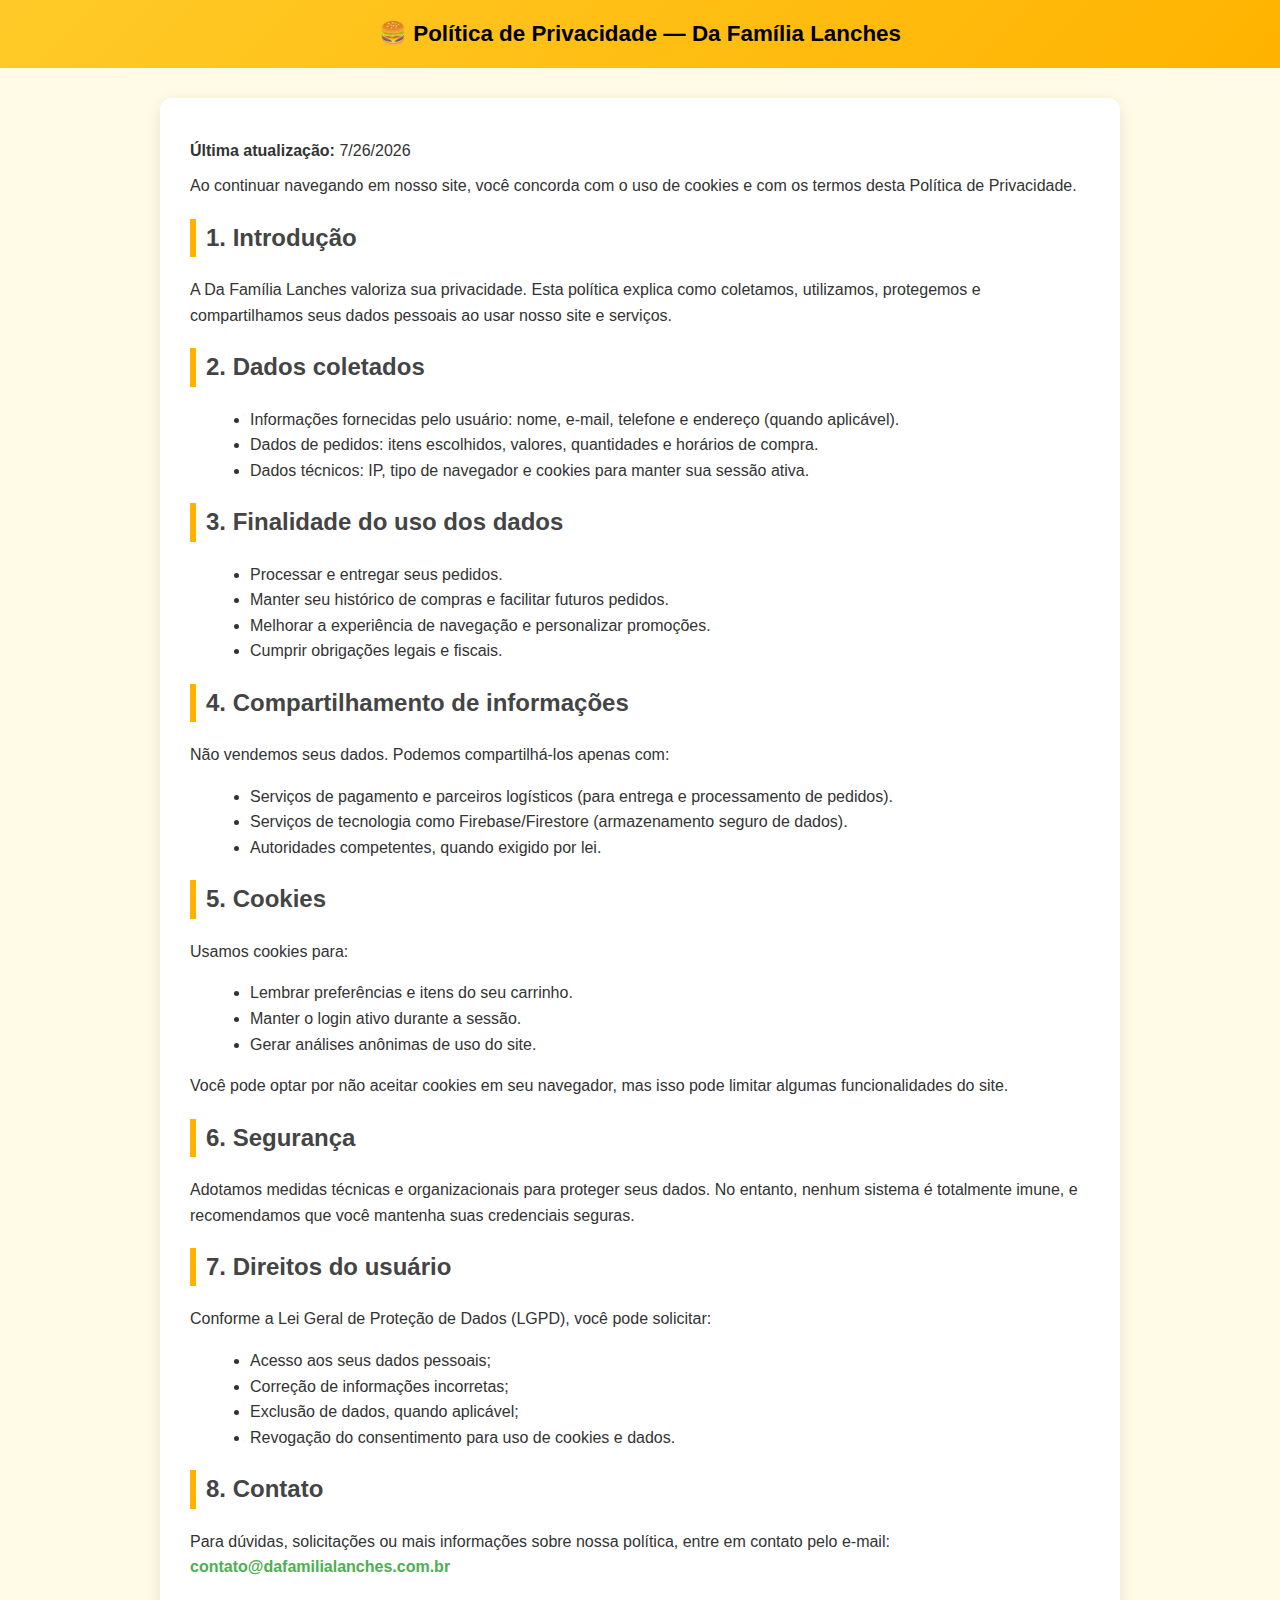
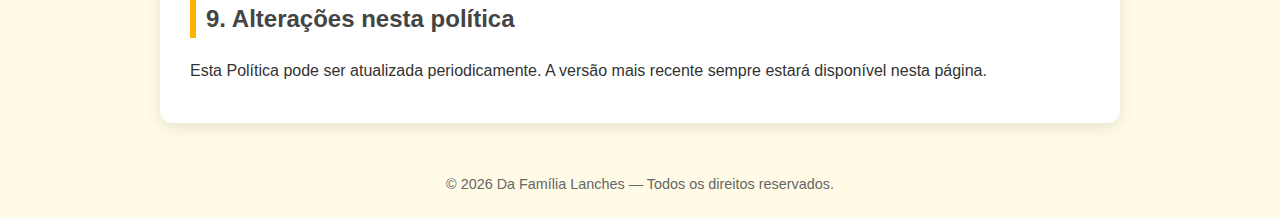
<file: politica-privacidade.html>
<!DOCTYPE html>
<html lang="pt-BR">
<head>
  <meta charset="UTF-8">
  <meta name="viewport" content="width=device-width, initial-scale=1.0">
  <title>Política de Privacidade - Da Família Lanches</title>
  <style>
    body {
      font-family: "Segoe UI", Roboto, Arial, sans-serif;
      line-height: 1.6;
      background: #fffbe6;
      color: #333;
      margin: 0;
      padding: 0;
    }
    header {
      background: linear-gradient(135deg, #ffca28, #ffb300);
      color: #000;
      padding: 16px 20px;
      text-align: center;
      font-weight: 700;
      font-size: 1.4rem;
    }
    main {
      max-width: 900px;
      margin: 30px auto;
      background: #fff;
      border-radius: 12px;
      box-shadow: 0 4px 16px rgba(0,0,0,0.1);
      padding: 30px;
    }
    h2 {
      color: #444;
      border-left: 6px solid #ffb300;
      padding-left: 10px;
    }
    p {
      margin: 10px 0;
    }
    ul {
      margin-left: 20px;
    }
    footer {
      text-align: center;
      font-size: 0.9rem;
      color: #666;
      padding: 20px 0;
    }
    a {
      color: #4caf50;
      text-decoration: none;
      font-weight: 600;
    }
    a:hover {
      text-decoration: underline;
    }
  </style>
</head>
<body>
  <header>🍔 Política de Privacidade — Da Família Lanches</header>
  <main>
    <p><b>Última atualização:</b> <script>document.write(new Date().toLocaleDateString());</script></p>
    <p>Ao continuar navegando em nosso site, você concorda com o uso de cookies e com os termos desta Política de Privacidade.</p>

    <h2>1. Introdução</h2>
    <p>A Da Família Lanches valoriza sua privacidade. Esta política explica como coletamos, utilizamos, protegemos e compartilhamos seus dados pessoais ao usar nosso site e serviços.</p>

    <h2>2. Dados coletados</h2>
    <ul>
      <li>Informações fornecidas pelo usuário: nome, e-mail, telefone e endereço (quando aplicável).</li>
      <li>Dados de pedidos: itens escolhidos, valores, quantidades e horários de compra.</li>
      <li>Dados técnicos: IP, tipo de navegador e cookies para manter sua sessão ativa.</li>
    </ul>

    <h2>3. Finalidade do uso dos dados</h2>
    <ul>
      <li>Processar e entregar seus pedidos.</li>
      <li>Manter seu histórico de compras e facilitar futuros pedidos.</li>
      <li>Melhorar a experiência de navegação e personalizar promoções.</li>
      <li>Cumprir obrigações legais e fiscais.</li>
    </ul>

    <h2>4. Compartilhamento de informações</h2>
    <p>Não vendemos seus dados. Podemos compartilhá-los apenas com:</p>
    <ul>
      <li>Serviços de pagamento e parceiros logísticos (para entrega e processamento de pedidos).</li>
      <li>Serviços de tecnologia como Firebase/Firestore (armazenamento seguro de dados).</li>
      <li>Autoridades competentes, quando exigido por lei.</li>
    </ul>

    <h2>5. Cookies</h2>
    <p>Usamos cookies para:</p>
    <ul>
      <li>Lembrar preferências e itens do seu carrinho.</li>
      <li>Manter o login ativo durante a sessão.</li>
      <li>Gerar análises anônimas de uso do site.</li>
    </ul>
    <p>Você pode optar por não aceitar cookies em seu navegador, mas isso pode limitar algumas funcionalidades do site.</p>

    <h2>6. Segurança</h2>
    <p>Adotamos medidas técnicas e organizacionais para proteger seus dados. No entanto, nenhum sistema é totalmente imune, e recomendamos que você mantenha suas credenciais seguras.</p>

    <h2>7. Direitos do usuário</h2>
    <p>Conforme a Lei Geral de Proteção de Dados (LGPD), você pode solicitar:</p>
    <ul>
      <li>Acesso aos seus dados pessoais;</li>
      <li>Correção de informações incorretas;</li>
      <li>Exclusão de dados, quando aplicável;</li>
      <li>Revogação do consentimento para uso de cookies e dados.</li>
    </ul>

    <h2>8. Contato</h2>
    <p>Para dúvidas, solicitações ou mais informações sobre nossa política, entre em contato pelo e-mail:  
      <a href="mailto:contato@dafamilialanches.com.br">contato@dafamilialanches.com.br</a>
    </p>

    <h2>9. Alterações nesta política</h2>
    <p>Esta Política pode ser atualizada periodicamente. A versão mais recente sempre estará disponível nesta página.</p>
  </main>

  <footer>
    © <script>document.write(new Date().getFullYear());</script> Da Família Lanches — Todos os direitos reservados.
  </footer>
</body>
</html>
</file>
